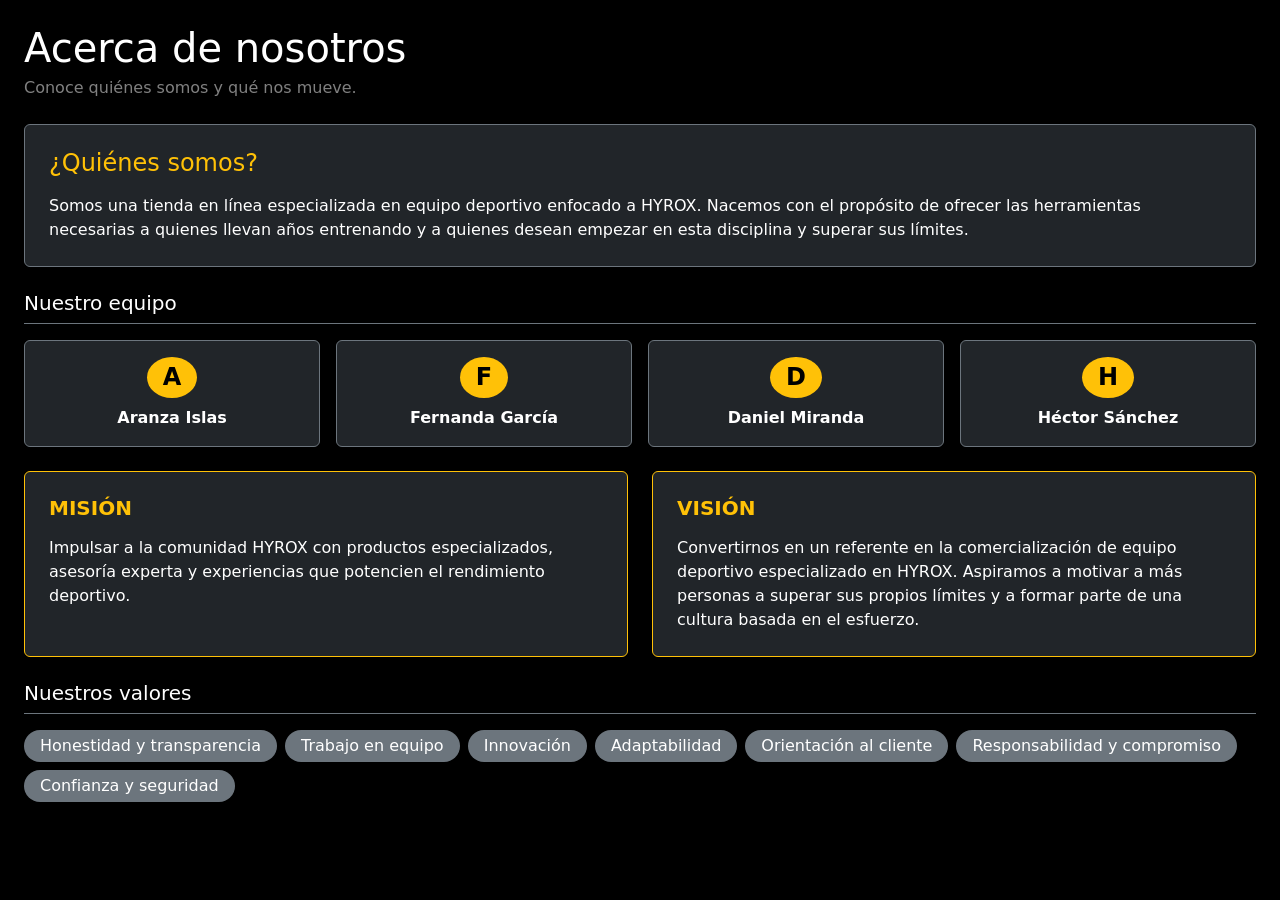
<file: HTML/aboutus.html>
<!DOCTYPE html>
<html lang="es">
<head>
  <meta charset="UTF-8">
  <meta name="viewport" content="width=device-width, initial-scale=1.0">
  <title>Acerca de nosotros | JaguarX</title>
  <link href="https://cdn.jsdelivr.net/npm/bootstrap@5.3.3/dist/css/bootstrap.min.css" rel="stylesheet">
  <link rel="stylesheet" href="../style.css">
</head>

<!-- d-block anula el grid que style.css aplica al body -->
<body class="d-block p-4">

  <h1 class="mb-1">Acerca de nosotros</h1>
  <p class="text-white-50 mb-4">Conoce quiénes somos y qué nos mueve.</p>

  <!-- ===== ¿Quiénes somos? ===== -->
  <section class="card text-bg-dark border-secondary mb-4" aria-labelledby="quienes">
    <div class="card-body p-4">
      <h2 id="quienes" class="h4 text-warning mb-3">¿Quiénes somos?</h2>
      <p class="card-text mb-0">
        Somos una tienda en línea especializada en equipo deportivo enfocado a HYROX. Nacemos con el
        propósito de ofrecer las herramientas necesarias a quienes llevan años entrenando y a quienes
        desean empezar en esta disciplina y superar sus límites.
      </p>
    </div>
  </section>

  <!--  Equipo  -->
  <section class="mb-4" aria-labelledby="equipo">
    <h2 id="equipo" class="h5 border-bottom border-secondary pb-2 mb-3">Nuestro equipo</h2>
    <ul class="list-unstyled row row-cols-2 row-cols-md-4 g-3 mb-0">
      <li class="col">
        <div class="card h-100 text-bg-dark border-secondary text-center p-3">
          <span class="badge rounded-circle text-bg-warning fs-4 align-self-center mb-2" aria-hidden="true">A</span>
          <p class="fw-semibold mb-0">Aranza Islas</p>
        </div>
      </li>
      <li class="col">
        <div class="card h-100 text-bg-dark border-secondary text-center p-3">
          <span class="badge rounded-circle text-bg-warning fs-4 align-self-center mb-2" aria-hidden="true">F</span>
          <p class="fw-semibold mb-0">Fernanda García</p>
        </div>
      </li>
      <li class="col">
        <div class="card h-100 text-bg-dark border-secondary text-center p-3">
          <span class="badge rounded-circle text-bg-warning fs-4 align-self-center mb-2" aria-hidden="true">D</span>
          <p class="fw-semibold mb-0">Daniel Miranda</p>
        </div>
      </li>
      <li class="col">
        <div class="card h-100 text-bg-dark border-secondary text-center p-3">
          <span class="badge rounded-circle text-bg-warning fs-4 align-self-center mb-2" aria-hidden="true">H</span>
          <p class="fw-semibold mb-0">Héctor Sánchez</p>
        </div>
      </li>
    </ul>
  </section>

  <!--  Misión y visión  -->
  <div class="row row-cols-1 row-cols-md-2 g-4 mb-4">
    <div class="col">
      <section class="card h-100 text-bg-dark border-warning" aria-labelledby="mision">
        <div class="card-body p-4">
          <h2 id="mision" class="h5 text-uppercase text-warning fw-bold mb-3">Misión</h2>
          <p class="card-text mb-0">
            Impulsar a la comunidad HYROX con productos especializados, asesoría experta y experiencias
            que potencien el rendimiento deportivo.
          </p>
        </div>
      </section>
    </div>
    <div class="col">
      <section class="card h-100 text-bg-dark border-warning" aria-labelledby="vision">
        <div class="card-body p-4">
          <h2 id="vision" class="h5 text-uppercase text-warning fw-bold mb-3">Visión</h2>
          <p class="card-text mb-0">
            Convertirnos en un referente en la comercialización de equipo deportivo especializado en HYROX.
            Aspiramos a motivar a más personas a superar sus propios límites y a formar parte de una
            cultura basada en el esfuerzo.
          </p>
        </div>
      </section>
    </div>
  </div>

  <!--  Valores  -->
  <section aria-labelledby="valores">
    <h2 id="valores" class="h5 border-bottom border-secondary pb-2 mb-3">Nuestros valores</h2>
    <ul class="list-unstyled d-flex flex-wrap gap-2 mb-0">
      <li class="badge rounded-pill text-bg-secondary fs-6 fw-normal px-3 py-2">Honestidad y transparencia</li>
      <li class="badge rounded-pill text-bg-secondary fs-6 fw-normal px-3 py-2">Trabajo en equipo</li>
      <li class="badge rounded-pill text-bg-secondary fs-6 fw-normal px-3 py-2">Innovación</li>
      <li class="badge rounded-pill text-bg-secondary fs-6 fw-normal px-3 py-2">Adaptabilidad</li>
      <li class="badge rounded-pill text-bg-secondary fs-6 fw-normal px-3 py-2">Orientación al cliente</li>
      <li class="badge rounded-pill text-bg-secondary fs-6 fw-normal px-3 py-2">Responsabilidad y compromiso</li>
      <li class="badge rounded-pill text-bg-secondary fs-6 fw-normal px-3 py-2">Confianza y seguridad</li>
    </ul>
  </section>

</body>
</html>
</file>
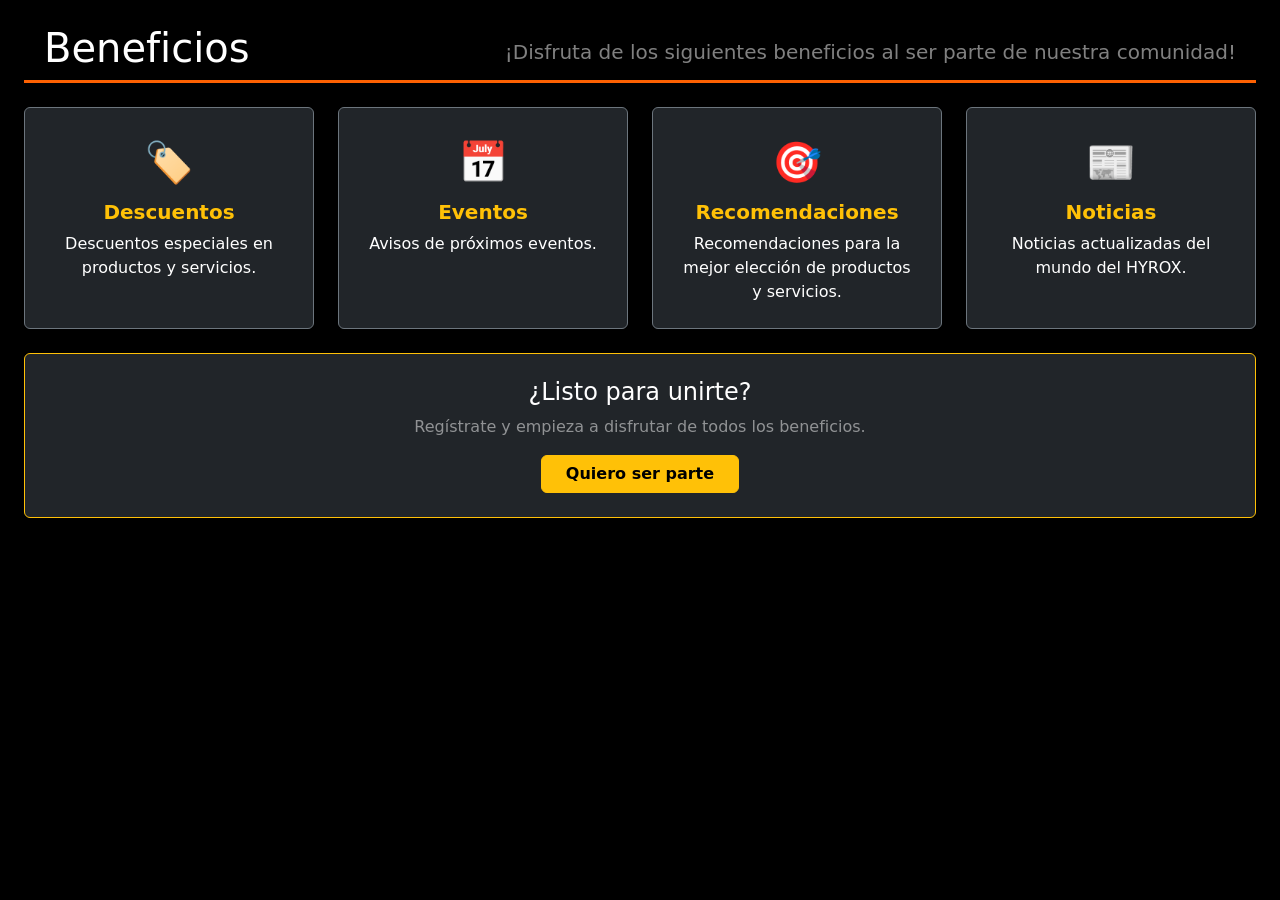
<file: HTML/beneficios.html>
<!DOCTYPE html>
<html lang="es">
<head>
  <meta charset="UTF-8">
  <meta name="viewport" content="width=device-width, initial-scale=1.0">
  <title>Beneficios | JaguarX</title>
  <link href="https://cdn.jsdelivr.net/npm/bootstrap@5.3.3/dist/css/bootstrap.min.css" rel="stylesheet">
  <link rel="stylesheet" href="../style.css">
</head>

<body class="d-block p-4">

  <!--  Encabezado  -->
  <header class="text-center mb-4">
    <h1 class="mb-2">Beneficios</h1>
    <p class="lead text-white-50 mb-0">
      ¡Disfruta de los siguientes beneficios al ser parte de nuestra comunidad!
    </p>
  </header>

  <!--  Tarjetas de beneficios  -->
  <ul class="list-unstyled row row-cols-1 row-cols-md-2 row-cols-xl-4 g-4 mb-4">

    <li class="col">
      <article class="card h-100 text-bg-dark border-secondary text-center p-4">
        <span class="fs-1 mb-2" aria-hidden="true">🏷️</span>
        <h2 class="h5 text-warning fw-bold">Descuentos</h2>
        <p class="card-text mb-0">Descuentos especiales en productos y servicios.</p>
      </article>
    </li>

    <li class="col">
      <article class="card h-100 text-bg-dark border-secondary text-center p-4">
        <span class="fs-1 mb-2" aria-hidden="true">📅</span>
        <h2 class="h5 text-warning fw-bold">Eventos</h2>
        <p class="card-text mb-0">Avisos de próximos eventos.</p>
      </article>
    </li>

    <li class="col">
      <article class="card h-100 text-bg-dark border-secondary text-center p-4">
        <span class="fs-1 mb-2" aria-hidden="true">🎯</span>
        <h2 class="h5 text-warning fw-bold">Recomendaciones</h2>
        <p class="card-text mb-0">Recomendaciones para la mejor elección de productos y servicios.</p>
      </article>
    </li>

    <li class="col">
      <article class="card h-100 text-bg-dark border-secondary text-center p-4">
        <span class="fs-1 mb-2" aria-hidden="true">📰</span>
        <h2 class="h5 text-warning fw-bold">Noticias</h2>
        <p class="card-text mb-0">Noticias actualizadas del mundo del HYROX.</p>
      </article>
    </li>

  </ul>

  <!--  Llamado a la acción  -->
  <section class="card text-bg-dark border-warning text-center p-4">
    <h2 class="h4 mb-2">¿Listo para unirte?</h2>
    <p class="text-white-50 mb-3">Regístrate y empieza a disfrutar de todos los beneficios.</p>
    <a href="formulario.html" class="btn btn-warning fw-bold align-self-center px-4">Quiero ser parte</a>
  </section>

</body>
</html>
</file>
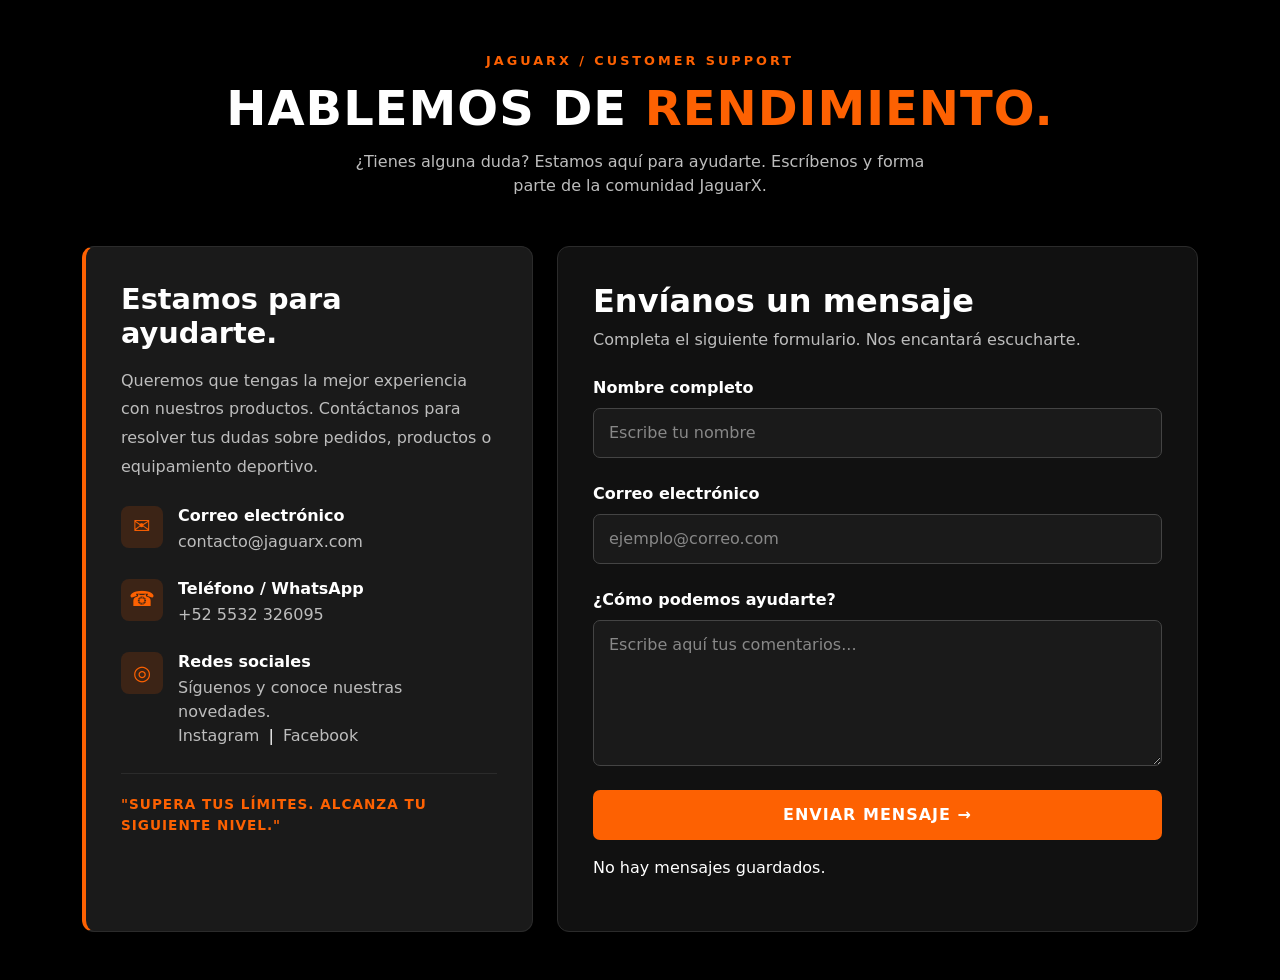
<file: HTML/formulario.html>
<!DOCTYPE html>
<html lang="es">
<head>
    <meta charset="UTF-8">
    <meta name="viewport" content="width=device-width, initial-scale=1.0">

    <title>Contáctanos | JaguarX</title>

    <!-- Bootstrap -->
    <link href="https://cdn.jsdelivr.net/npm/bootstrap@5.3.8/dist/css/bootstrap.min.css" rel="stylesheet">

    <!-- Hoja de estilos principal -->
    <link rel="stylesheet" href="../style.css">
</head>

<body class="pagina-contacto">

    <section id="contacto" class="contacto-section py-5">

        <div class="container">

            <!-- Encabezado -->
            <div class="text-center mb-5">
                <span class="contacto-kicker">JAGUARX / CUSTOMER SUPPORT</span>

                <h1 class="fw-bold mt-2">
                    HABLEMOS DE <span>RENDIMIENTO.</span>
                </h1>

                <p class="contacto-descripcion">
                    ¿Tienes alguna duda? Estamos aquí para ayudarte.
                    Escríbenos y forma parte de la comunidad JaguarX.
                </p>
            </div>

            <div class="row g-4 align-items-stretch">

                <!-- Información de contacto -->
                <div class="col-lg-5">

                    <div class="contacto-info h-100">

                        <h2 class="fw-bold mb-3">
                            Estamos para ayudarte.
                        </h2>

                        <p class="mb-4">
                            Queremos que tengas la mejor experiencia
                            con nuestros productos. Contáctanos para
                            resolver tus dudas sobre pedidos,
                            productos o equipamiento deportivo.
                        </p>

                        <div class="contacto-dato">
                            <span class="contacto-icono">✉</span>
                            <div>
                                <h6>Correo electrónico</h6>
                                <a href="mailto:contacto@jaguarx.com">
                                    contacto@jaguarx.com
                                </a>
                            </div>
                        </div>

                        <div class="contacto-dato">
                            <span class="contacto-icono">☎</span>
                            <div>
                                <h6>Teléfono / WhatsApp</h6>
                                <a href="tel:+525532326095">
                                    +52 5532 326095
                                </a>
                            </div>
                        </div>

                        <div class="contacto-dato">
                            <span class="contacto-icono">◎</span>
                            <div>
                                <h6>Redes sociales</h6>
                                <p class="mb-0">
                                    Síguenos y conoce nuestras novedades.
                                </p>
                                <a href="#" class="contacto-red">
                                    Instagram
                                </a>
                                <span class="mx-1">|</span>
                                <a href="#" class="contacto-red">
                                    Facebook
                                </a>
                            </div>
                        </div>

                        <div class="contacto-frase mt-4">
                            <p class="mb-0">
                                "SUPERA TUS LÍMITES.
                                ALCANZA TU SIGUIENTE NIVEL."
                            </p>
                        </div>

                    </div>
                </div>

                <!-- Formulario -->
                <div class="col-lg-7">

                    <div class="contacto-form h-100">

                        <h2 class="fw-bold mb-2">
                            Envíanos un mensaje
                        </h2>

                        <p class="mb-4">
                            Completa el siguiente formulario.
                            Nos encantará escucharte.
                        </p>

                        <form id="formContacto">

                            <!-- Nombre -->
                            <div class="mb-4">
                                <label for="nombre" class="form-label">
                                    Nombre completo
                                </label>

                                <input
                                    type="text"
                                    class="form-control"
                                    id="nombre"
                                    name="nombre"
                                    placeholder="Escribe tu nombre"
                                    required
                                >
                            </div>

                            <!-- Correo -->
                            <div class="mb-4">
                                <label for="correo" class="form-label">
                                    Correo electrónico
                                </label>

                                <input
                                    type="email"
                                    class="form-control"
                                    id="correo"
                                    name="correo"
                                    placeholder="ejemplo@correo.com"
                                    required
                                >
                            </div>

                            <!-- Comentarios -->
                            <div class="mb-4">
                                <label for="comentarios" class="form-label">
                                    ¿Cómo podemos ayudarte?
                                </label>

                                <textarea
                                    class="form-control"
                                    id="comentarios"
                                    rows="5"
                                    name="comentarios"
                                    placeholder="Escribe aquí tus comentarios..."
                                    required
                                ></textarea>
                            </div>

                            <!-- Botón -->
                            <button
                                type="submit"
                                class="btn btn-enviar w-100"
                            >
                                ENVIAR MENSAJE →
                            </button>
                            <p id="msg" class="mt-3"></p>

                        </form>
                        
                    </div>
                </div>

            </div>
        </div>
    </section>

    <!-- scripts/contactanos.js -->
    <script src="../scripts/contactanos.js" defer></script>

    <!-- Bootstrap JS -->
    <script src="https://cdn.jsdelivr.net/npm/bootstrap@5.3.8/dist/js/bootstrap.min.js" integrity="sha384-G/EV+4j2dNv+tEPo3++6LCgdCROaejBqfUeNjuKAiuXbjrxilcCdDz6ZAVfHWe1Y" crossorigin="anonymous"></script>

</body>
</html>
</file>
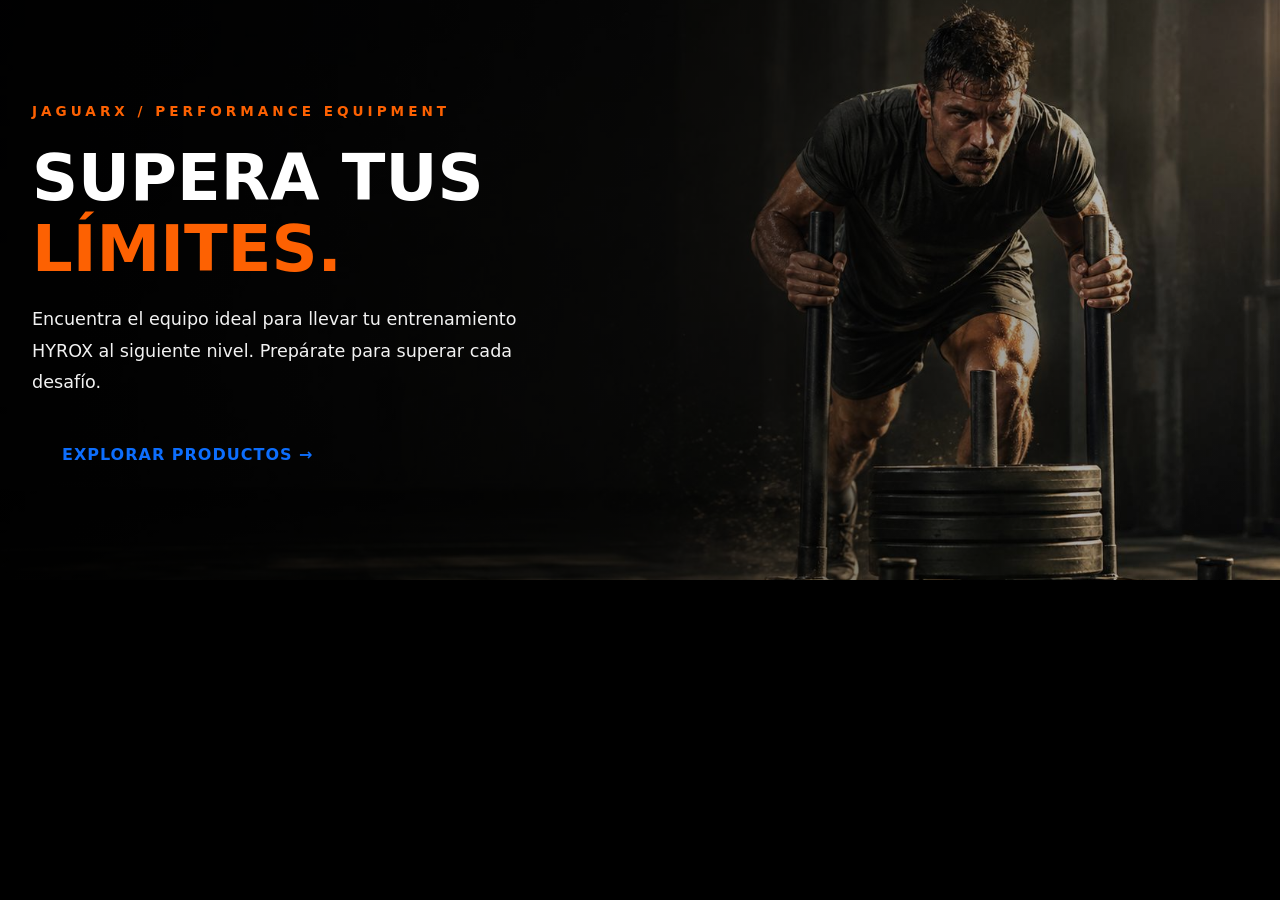
<file: HTML/hero.html>
<!DOCTYPE html>
<html lang="es">

<head>
    <meta charset="UTF-8">
    <meta name="viewport" content="width=device-width, initial-scale=1.0">

    <title>Inicio | JaguarX</title>

    <!-- Bootstrap -->
    <link href="https://cdn.jsdelivr.net/npm/bootstrap@5.3.8/dist/css/bootstrap.min.css" rel="stylesheet">

    <!-- Hoja de estilos principal -->
    <link rel="stylesheet" href="../style.css">
</head>

<body class="pagina-hero">

    <!-- Seccion principal -->
    <section class="hero">

        <!-- Fondo oscuro -->
        <div class="hero-overlay"></div>

        <div class="container-fluid">

            <div class="hero-content">

                <span class="hero-subtitle">
                    JAGUARX / PERFORMANCE EQUIPMENT
                </span>

                <h1>
                    SUPERA TUS <span>LÍMITES.</span>
                </h1>

                <p>
                    Encuentra el equipo ideal para llevar tu
                    entrenamiento HYROX al siguiente nivel.
                    Prepárate para superar cada desafío.
                </p>

                <a href="productos.html" class="btn-solid theme-primary">
                    EXPLORAR PRODUCTOS →
                </a>

            </div>

        </div>

    </section>

</body>

<script src="https://cdn.jsdelivr.net/npm/bootstrap@5.3.8/dist/js/bootstrap.min.js" integrity="sha384-G/EV+4j2dNv+tEPo3++6LCgdCROaejBqfUeNjuKAiuXbjrxilcCdDz6ZAVfHWe1Y" crossorigin="anonymous"></script>
</html>
</file>
<file: style.css>
/* ---------- Paleta ---------- */
:root {
    --naranja: #fd6102;
    --naranja-oscuro: #d95200;
    --rosa-neon: #820a75;
    --blanco: #ffffff;
    --negro: #000000;
    --gris-oscuro: #1a1a1a;
    --gris-medio: #2b2b2b;
    --gris-claro: #f2f2f2;
  
    --ancho-nav: 200px;
    --alto-header: 64px;
  }
  
  * {
    box-sizing: border-box;
    margin: 0;
    padding: 0;
  }
  
  html, body {
    height: 100%;
  }
  
  body {
    font-family: system-ui, -apple-system, sans-serif;
    background: var(--negro);
    color: var(--blanco);
    display: grid;
    grid-template-columns: var(--ancho-nav) 1fr;   /* nav | contenido */
    grid-template-rows: var(--alto-header) 1fr auto auto;
    grid-template-areas:
      "header header"
      "nav    main"
      "banda  banda"
      "footer footer";
    min-height: 100vh;
  }

  .head1{
    display: flex;
    justify-content: center;
    align-items: center;    
  }

  /* Imagen del header: fila 1, columna 2 (el cuadrado rojo) */
.banner-header {
    grid-column: 2;
    grid-row: 1;
    justify-self: center;  
    align-self: center;    
    max-width: 100;     
    height: 48px;           
    object-fit: cover;    
  }
  
  /* ---------- Header ---------- */
  header {
    grid-area: header;
    background: var(--negro);
    display: flex;
    align-items: center;
    justify-content: space-between;
    padding: 0 20px;
    border-bottom: 3px solid var(--naranja);
  }
  
  .logo {
    font-size: 1.3rem;
    font-weight: 800;
    letter-spacing: 2px;
    text-transform: uppercase;
    color: var(--blanco);
    text-decoration: none;
  }
  
  .btn-icono {
    width: 40px;
    height: 40px;
    display: grid;
    place-items: center;
    border: none;
    border-radius: 6px;
    background: var(--naranja);
    color: var(--blanco);
    font-size: 1.3rem;
    cursor: pointer;
    transition: background 0.2s;
  }
  
  .btn-icono:hover {
    background: var(--naranja-oscuro);
  }
  
  /* Variante sin fondo (ej. carrito) */
  .btn-icono.transparente {
    background: transparent;
  }
  
  .btn-icono.transparente:hover {
    color: var(--naranja);
  }
  
  /* ---------- Barra de navegación ---------- */
  nav {
    grid-area: nav;
    background: var(--negro);
    padding: 20px 12px;
    overflow-y: auto;
  }
  
  nav h2 {
    font-size: 0.9rem;
    font-weight: 800;
    letter-spacing: 1px;
    text-transform: uppercase;
    padding: 0 4px 12px;
    margin-bottom: 12px;
    border-bottom: 1px solid var(--gris-medio);
  }
  
  nav ul {
    list-style: none;
    display: flex;
    flex-direction: column;
    gap: 8px;
  }
  
  nav a {
    display: block;
    padding: 12px 14px;
    border-radius: 6px;
    background: var(--gris-medio);
    color: var(--blanco);
    text-decoration: none;
    font-size: 0.9rem;
    font-weight: 600;
    transition: background 0.2s, transform 0.2s;
  }
  
  nav a:hover {
    background: var(--rosa-neon);
    transform: translateX(4px);
  }

  nav a:focus {
    background: var(--naranja);
  }
  
  /* ---------- Contenido embebido ---------- */
  main {
    grid-area: main;
    padding: 16px;
  }
  
  main iframe {
    display: block;
    width: 100%;
    height: 100%;
    min-height: 450px;
  }
  
  /* ---------- Footer ---------- */
  footer {
    grid-area: footer;
    background: var(--negro);
    padding: 24px 20px;
    font-size: 0.9rem;
  }
  
  footer h4 {
    font-size: 1rem;
    font-weight: 800;
    text-transform: uppercase;
    margin-bottom: 8px;
  }
  
  footer ul {
    list-style: none;
    display: flex;
    flex-wrap: wrap;
    gap: 4px 16px;
  }
  
  footer a {
    color: var(--blanco);
    text-decoration: none;
    opacity: 0.8;
  }
  
  footer a:hover {
    color: var(--naranja);
    opacity: 1;
  }


/*  SECCION CONTACTO - JAGUARX */

/* Evita que el Grid del sitio principal
   afecte al formulario dentro del iframe */
body.pagina-contacto {
    display: block;
    min-height: 100vh;
    height: auto;
    background: var(--negro);
    color: var(--blanco);
}

/* Seccion principal */
.contacto-section {
    background: var(--negro);
    color: var(--blanco);
}

/* Encabezado */
.contacto-kicker {
    color: var(--naranja);
    font-size: 0.8rem;
    font-weight: 800;
    letter-spacing: 3px;
}

.contacto-section h1 {
    font-size: clamp(2rem, 5vw, 3rem);
    letter-spacing: 1px;
}

.contacto-section h1 span {
    color: var(--naranja);
}

.contacto-descripcion {
    color: #bdbdbd;
    max-width: 600px;
    margin: 12px auto 0;
}

/* Tarjeta de informacion */
.contacto-info {
    background: var(--gris-oscuro);
    border: 1px solid var(--gris-medio);
    border-left: 4px solid var(--naranja);
    border-radius: 12px;
    padding: 35px;
}

.contacto-info h2 {
    font-size: 1.8rem;
}

.contacto-info > p {
    color: #bdbdbd;
    line-height: 1.8;
}

/* Datos de contacto */
.contacto-dato {
    display: flex;
    align-items: flex-start;
    gap: 15px;
    margin-bottom: 25px;
}

.contacto-icono {
    display: flex;
    align-items: center;
    justify-content: center;
    min-width: 42px;
    height: 42px;
    background: rgba(253, 97, 2, 0.15);
    color: var(--naranja);
    border-radius: 8px;
    font-size: 1.3rem;
}

.contacto-dato h6 {
    font-weight: 700;
    margin-bottom: 5px;
}

.contacto-dato a {
    color: #bdbdbd;
    text-decoration: none;
    transition: color 0.3s;
}

.contacto-dato a:hover {
    color: var(--naranja);
}

.contacto-dato p {
    color: #bdbdbd;
}

.contacto-frase {
    border-top: 1px solid var(--gris-medio);
    padding-top: 20px;
    color: var(--naranja);
    font-weight: 800;
    letter-spacing: 1px;
    font-size: 0.85rem;
}

/* Tarjeta del formulario */
.contacto-form {
    background: #111111;
    border: 1px solid var(--gris-medio);
    border-radius: 12px;
    padding: 35px;
}

.contacto-form > p {
    color: #bdbdbd;
}

/* Etiquetas */
.contacto-form .form-label {
    color: var(--blanco);
    font-weight: 600;
}

/* Campos */
.contacto-form .form-control {
    background: #1a1a1a;
    border: 1px solid #444444;
    border-radius: 7px;
    color: var(--blanco);
    padding: 12px 15px;
}

.contacto-form .form-control::placeholder {
    color: #888888;
}

.contacto-form .form-control:focus {
    background: #222222;
    border-color: var(--naranja);
    color: var(--blanco);
    box-shadow: 0 0 0 0.2rem rgba(253, 97, 2, 0.15);
}

/* Boton */
.btn-enviar {
    background: var(--naranja);
    color: var(--blanco);
    border: none;
    border-radius: 7px;
    padding: 13px;
    font-weight: 800;
    letter-spacing: 1px;
    transition: all 0.3s ease;
}

.btn-enviar:hover {
    background: var(--naranja-oscuro);
    color: var(--blanco);
    transform: translateY(-2px);
}

/* Adaptacion para celulares */
@media (max-width: 576px) {

    .contacto-info,
    .contacto-form {
        padding: 25px 20px;
    }

    .contacto-section h1 {
        font-size: 2rem;
    }

}



/* SECCION HERO - JAGUARX */

/* ---------- Configuracion general ---------- */

.pagina-hero {
    display: block;
    width: 100%;
    min-height: 100vh;
    height: auto;
    background: var(--negro);
    color: var(--blanco);
}

/* ---------- Contenedor principal ---------- */

.pagina-hero .hero {
    position: relative;
    width: 100%;
    min-height: 580px;

    display: flex;
    align-items: center;

    background-image: url("assets/img/hero-hyrox2.jpg");
    background-size: cover;
    background-position: center;
    background-repeat: no-repeat;

    overflow: hidden;
}

/* ---------- Capa oscura ---------- */

.pagina-hero .hero-overlay {
    position: absolute;
    inset: 0;

    background: linear-gradient(
        90deg,
        rgba(0, 0, 0, 0.95),
        rgba(0, 0, 0, 0.65),
        rgba(0, 0, 0, 0.15)
    );
}

/* ---------- Contenido principal ---------- */

.pagina-hero .hero-content {
    position: relative;
    z-index: 1;

    max-width: 650px;
    padding: 70px 20px;
}

/* ---------- Subtitulo ---------- */

.pagina-hero .hero-subtitle {
    color: var(--naranja);
    font-size: 0.85rem;
    font-weight: 800;
    letter-spacing: 4px;
}

/* ---------- Titulo ---------- */

.pagina-hero .hero-content h1 {
    color: var(--blanco);
    font-size: clamp(2.5rem, 5vw, 4.5rem);
    font-weight: 900;
    line-height: 1.1;
    margin: 20px 0;
}

.pagina-hero .hero-content h1 span {
    color: var(--naranja);
}

/* ---------- Descripcion ---------- */

.pagina-hero .hero-content p {
    color: var(--gris-claro);
    font-size: 1.1rem;
    line-height: 1.8;
    max-width: 500px;
    margin-bottom: 30px;
}

/* ---------- Boton ---------- */

.pagina-hero .hero-content .btn-solid {
    display: inline-block;
    padding: 14px 30px;
    text-decoration: none;
    font-weight: 800;
    letter-spacing: 1px;
    transition: all 0.3s ease;
}

.pagina-hero .hero-content .btn-solid:hover {
    transform: translateY(-3px);
}

/* ---------- Adaptacion para celulares ---------- */

@media (max-width: 576px) {

    .pagina-hero .hero {
        min-height: 500px;
        background-position: center;
    }

    .pagina-hero .hero-content {
        padding: 40px 15px;
    }

    .pagina-hero .hero-subtitle {
        font-size: 0.7rem;
        letter-spacing: 2px;
    }

    .pagina-hero .hero-content p {
        font-size: 1rem;
    }

}


/* JAGUARX - FOOTER RESPONSIVE */

.footer-jaguarx {
    grid-area: footer;
    width: 100%;
    min-width: 0;
    background: #080808;
    color: #ffffff;
    border-top: 3px solid #fd6102;
    font-family: system-ui, sans-serif;
}

/* CONTENEDOR GENERAL */

.footer-container {
    width: 100%;
    max-width: none;
    margin: 0;
    padding: clamp(35px, 5vw, 70px)
             clamp(18px, 4vw, 65px)
             20px;
}

/* DISTRIBUCIÓN DE COLUMNAS */

.footer-grid {
    display: grid;

    grid-template-columns:
        minmax(0, 1.35fr)
        minmax(140px, 0.65fr)
        minmax(220px, 1fr);

    gap: clamp(25px, 4vw, 65px);

    width: 100%;
    align-items: start;
}

/* IDENTIDAD DE MARCA */

.footer-brand {
    min-width: 0;
}

.footer-logo {
    display: inline-block;
    margin-bottom: 22px;
}

.footer-logo img {
    display: block;
    width: clamp(110px, 12vw, 155px);
    max-width: 100%;
    height: auto;
    object-fit: contain;
}

.footer-slogan {
    color: #fd6102;
    font-size: clamp(1.2rem, 2vw, 1.7rem);
    font-weight: 900;
    letter-spacing: 1px;
    line-height: 1.2;
    margin-bottom: 18px;
}

.footer-mission {
    max-width: 470px;
    color: #bdbdbd;
    font-size: clamp(0.85rem, 1vw, 0.95rem);
    line-height: 1.8;
    margin-bottom: 25px;
}

/* TÍTULOS */

.footer-heading,
.footer-social h3 {
    position: relative;
    color: #ffffff;
    font-size: 0.95rem;
    font-weight: 800;
    letter-spacing: 1.5px;
    margin: 0 0 28px;
    padding-bottom: 13px;
}

.footer-heading::after,
.footer-social h3::after {
    content: "";
    position: absolute;
    bottom: 0;
    left: 0;
    width: 36px;
    height: 3px;
    background: #fd6102;
}

/* NAVEGACIÓN */

.footer-navigation {
    min-width: 0;
}

.footer-links {
    display: flex;
    flex-direction: column;
    gap: 15px;

    list-style: none;
    padding: 0;
    margin: 0;
}

.footer-links a {
    display: inline-block;
    color: #bdbdbd;
    font-size: 0.9rem;
    text-decoration: none;

    transition: color 0.25s ease,
                transform 0.25s ease;
}

.footer-links a:hover {
    color: #fd6102;
    transform: translateX(5px);
}

/*  CONTACTO */

.footer-information {
    min-width: 0;
}

.footer-contact {
    display: flex;
    flex-direction: column;
    gap: 19px;
}

.contact-item {
    display: flex;
    flex-direction: column;
    gap: 6px;
    min-width: 0;
}

.contact-label {
    color: #ffffff;
    font-size: 0.75rem;
    font-weight: 800;
    letter-spacing: 1px;
}

.footer-contact a {
    width: fit-content;
    max-width: 100%;
    color: #bdbdbd;
    font-size: 0.88rem;
    line-height: 1.6;
    text-decoration: none;
    overflow-wrap: anywhere;

    transition: color 0.25s ease;
}

.footer-contact a:hover {
    color: #fd6102;
}

/* HORARIOS */

.footer-hours {
    margin-top: 30px;
    padding-top: 22px;
    border-top: 1px solid #333333;
}

.footer-hours h4 {
    color: #ffffff;
    font-size: 0.85rem;
    font-weight: 800;
    letter-spacing: 1px;
    margin-bottom: 17px;
}

.footer-hours p {
    display: flex;
    justify-content: space-between;
    align-items: baseline;
    flex-wrap: wrap;
    gap: 5px 12px;

    color: #bdbdbd;
    font-size: 0.82rem;
    line-height: 1.5;
    margin-bottom: 10px;
}

.footer-hours time {
    color: #ffffff;
    white-space: nowrap;
}

/*  REDES SOCIALES */

.footer-social {
    margin-top: 30px;
}

.footer-social h3 {
    font-size: 0.85rem;
    margin-bottom: 18px;
}

.social-links {
    display: flex;
    flex-wrap: wrap;
    gap: 12px;
}

.social-links a {
    display: flex;
    justify-content: center;
    align-items: center;

    width: 42px;
    height: 42px;

    background: #202020;
    border: 1px solid #383838;
    border-radius: 6px;

    transition: background 0.25s ease,
                border-color 0.25s ease,
                transform 0.25s ease;
}

.social-links a:hover {
    background: #fd6102;
    border-color: #fd6102;
    transform: translateY(-4px);
}

.social-links img {
    display: block;
    width: 20px;
    height: 20px;
    object-fit: contain;
}

/*  FRANJA INFERIOR */

.footer-bottom {
    display: flex;
    justify-content: space-between;
    align-items: center;
    flex-wrap: wrap;
    gap: 15px;

    width: 100%;
    margin-top: clamp(35px, 5vw, 65px);
    padding-top: 22px;

    border-top: 1px solid #333333;
}

.footer-bottom p {
    color: #888888;
    font-size: 0.73rem;
    line-height: 1.6;
    margin: 0;
}

.footer-tagline {
    color: #fd6102;
    font-size: 0.75rem;
    font-weight: 900;
    letter-spacing: 1px;
}

/* TABLETS Y LAPTOPS PEQUEÑAS */

@media (max-width: 991px) {

    .footer-grid {
        grid-template-columns:
            minmax(0, 1fr)
            minmax(0, 1fr);

        column-gap: 35px;
        row-gap: 45px;
    }

    .footer-brand {
        grid-column: 1 / -1;
        max-width: 650px;
    }

    .footer-mission {
        max-width: 600px;
    }

}

/*  CELULARES */

@media (max-width: 575px) {

    .footer-container {
        padding: 40px 22px 20px;
    }

    .footer-grid {
        grid-template-columns: minmax(0, 1fr);
        gap: 38px;
    }

    .footer-brand {
        grid-column: auto;
    }

    .footer-heading {
        margin-bottom: 22px;
    }

    .footer-links {
        gap: 13px;
    }

    .footer-contact {
        gap: 16px;
    }

    .footer-hours p {
        justify-content: space-between;
    }

    .footer-bottom {
        flex-direction: column;
        align-items: flex-start;
        gap: 12px;
        margin-top: 40px;
    }

}

/*  CELULARES MUY PEQUEÑOS */

@media (max-width: 360px) {

    .footer-container {
        padding-left: 16px;
        padding-right: 16px;
    }

    .footer-slogan {
        font-size: 1.15rem;
    }

    .footer-mission {
        font-size: 0.83rem;
    }

    .social-links {
        gap: 9px;
    }

    .social-links a {
        width: 38px;
        height: 38px;
    }

    .footer-bottom p {
        font-size: 0.67rem;
    }

}
</file>
